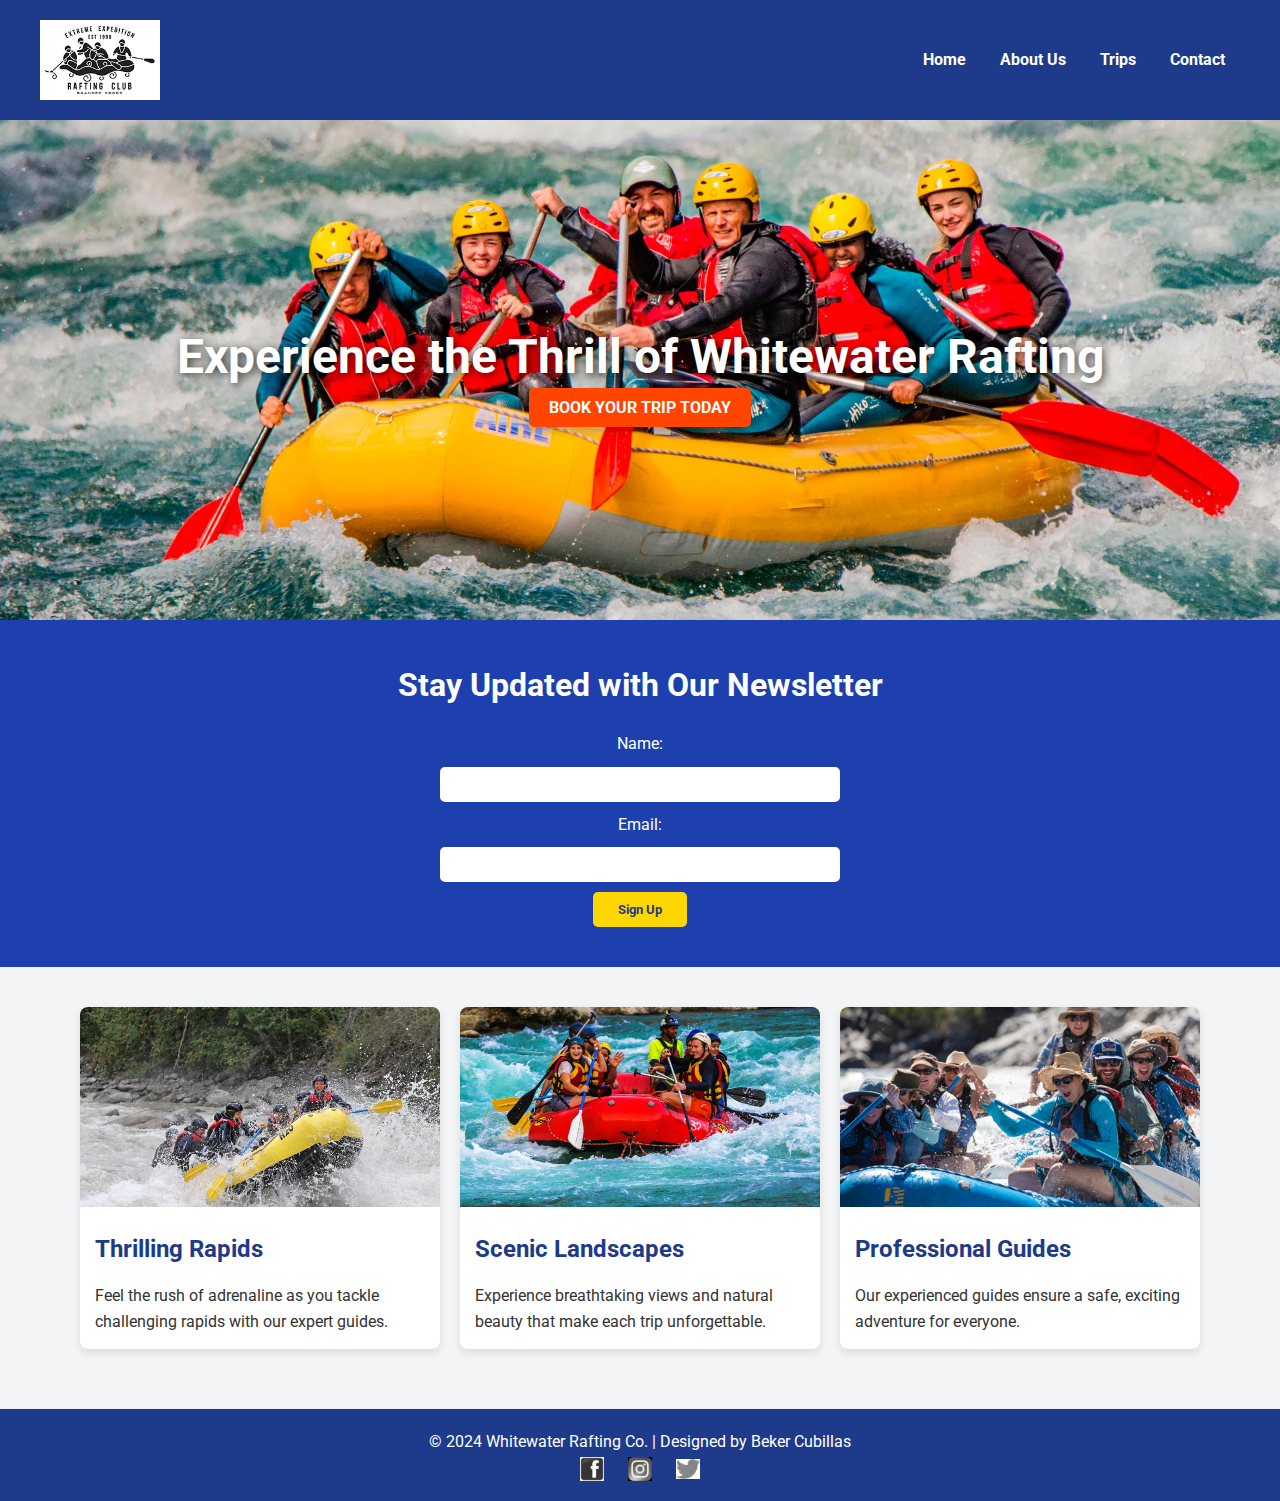
<file: index.html>
<!DOCTYPE html>
<html lang="Us">
<head>
    <meta charset="UTF-8">
    <meta name="viewport" content="width=device-width, initial-scale=1.0">
    <meta http-equiv="X-UA-Compatible" content="ie=edge">
    <title>Whitewater Rafting | Home</title>
    <!-- Google Fonts -->
    <link rel="preconnect" href="https://fonts.googleapis.com">
    <link rel="preconnect" href="https://fonts.gstatic.com" crossorigin>
    <link href="https://fonts.googleapis.com/css2?family=Roboto:wght@300;700&display=swap" rel="stylesheet">
    <!-- Link to CSS -->
    <link rel="stylesheet" href="rafting.css">
</head>

<body>
    <!-- Header Section -->
    <header>
        <div class="container">
            <img src="images/logo.png" alt="Whitewater Rafting Logo" id="logo">
            <nav>
                <a href="index.html">Home</a>
                <a href="https://beker05.github.io/wdd130/wwr/about.html">About Us</a>
                <a href="https://beker05.github.io/wdd130/wwr/trips.html">Trips</a>
                <a href="https://beker05.github.io/wdd130/wwr/contact.html">Contact</a>
            </nav>
        </div>
    </header>

    <!-- Hero Section with Full-Width Background Image -->
    <div class="hero">
        <h1>Experience the Thrill of Whitewater Rafting</h1>
        <p class="cta"><a href="https://beker05.github.io/wdd130/wwr/trips.html">Book Your Trip Today</a></p>
    </div>


    <!-- Main Content -->
    <main>
        <!-- Newsletter Signup Form -->
        <section class="newsletter">
            <h2>Stay Updated with Our Newsletter</h2>
            <form action="#" method="POST">
                <label for="name">Name:</label>
                <input type="text" id="name" name="name" required>
                <label for="email">Email:</label>
                <input type="email" id="email" name="email" required>
                <button type="submit">Sign Up</button>
            </form>
        </section>

        <!-- Purpose and Offerings Grid Section -->
        <section class="grid-layout">
            <div class="grid-item">
                <img src="images/rafting power.jpg" alt="Exciting Rapids">
                <h3>Thrilling Rapids</h3>
                <p>Feel the rush of adrenaline as you tackle challenging rapids with our expert guides.</p>
            </div>
            <div class="grid-item">
                <img src="images/rafting inicio.jpg" alt="Beautiful Landscapes">
                <h3>Scenic Landscapes</h3>
                <p>Experience breathtaking views and natural beauty that make each trip unforgettable.</p>
            </div>
            <div class="grid-item">
                <img src="images/rafting expert.jpg" alt="Guided Tours">
                <h3>Professional Guides</h3>
                <p>Our experienced guides ensure a safe, exciting adventure for everyone.</p>
            </div>
        </section>
    </main>

    <!-- Footer Section -->
    <footer>
        <p>&copy; 2024 Whitewater Rafting Co. | Designed by Beker Cubillas</p>
        <div class="social-media">
            <a href="#"><img src="images/facebook.jpeg" alt="Facebook"></a>
            <a href="#"><img src="images/instagram.jpeg" alt="Instagram"></a>
            <a href="#"><img src="images/twitter.jpeg" alt="Twitter"></a>
        </div>
    </footer>
</body>
</html>
</file>
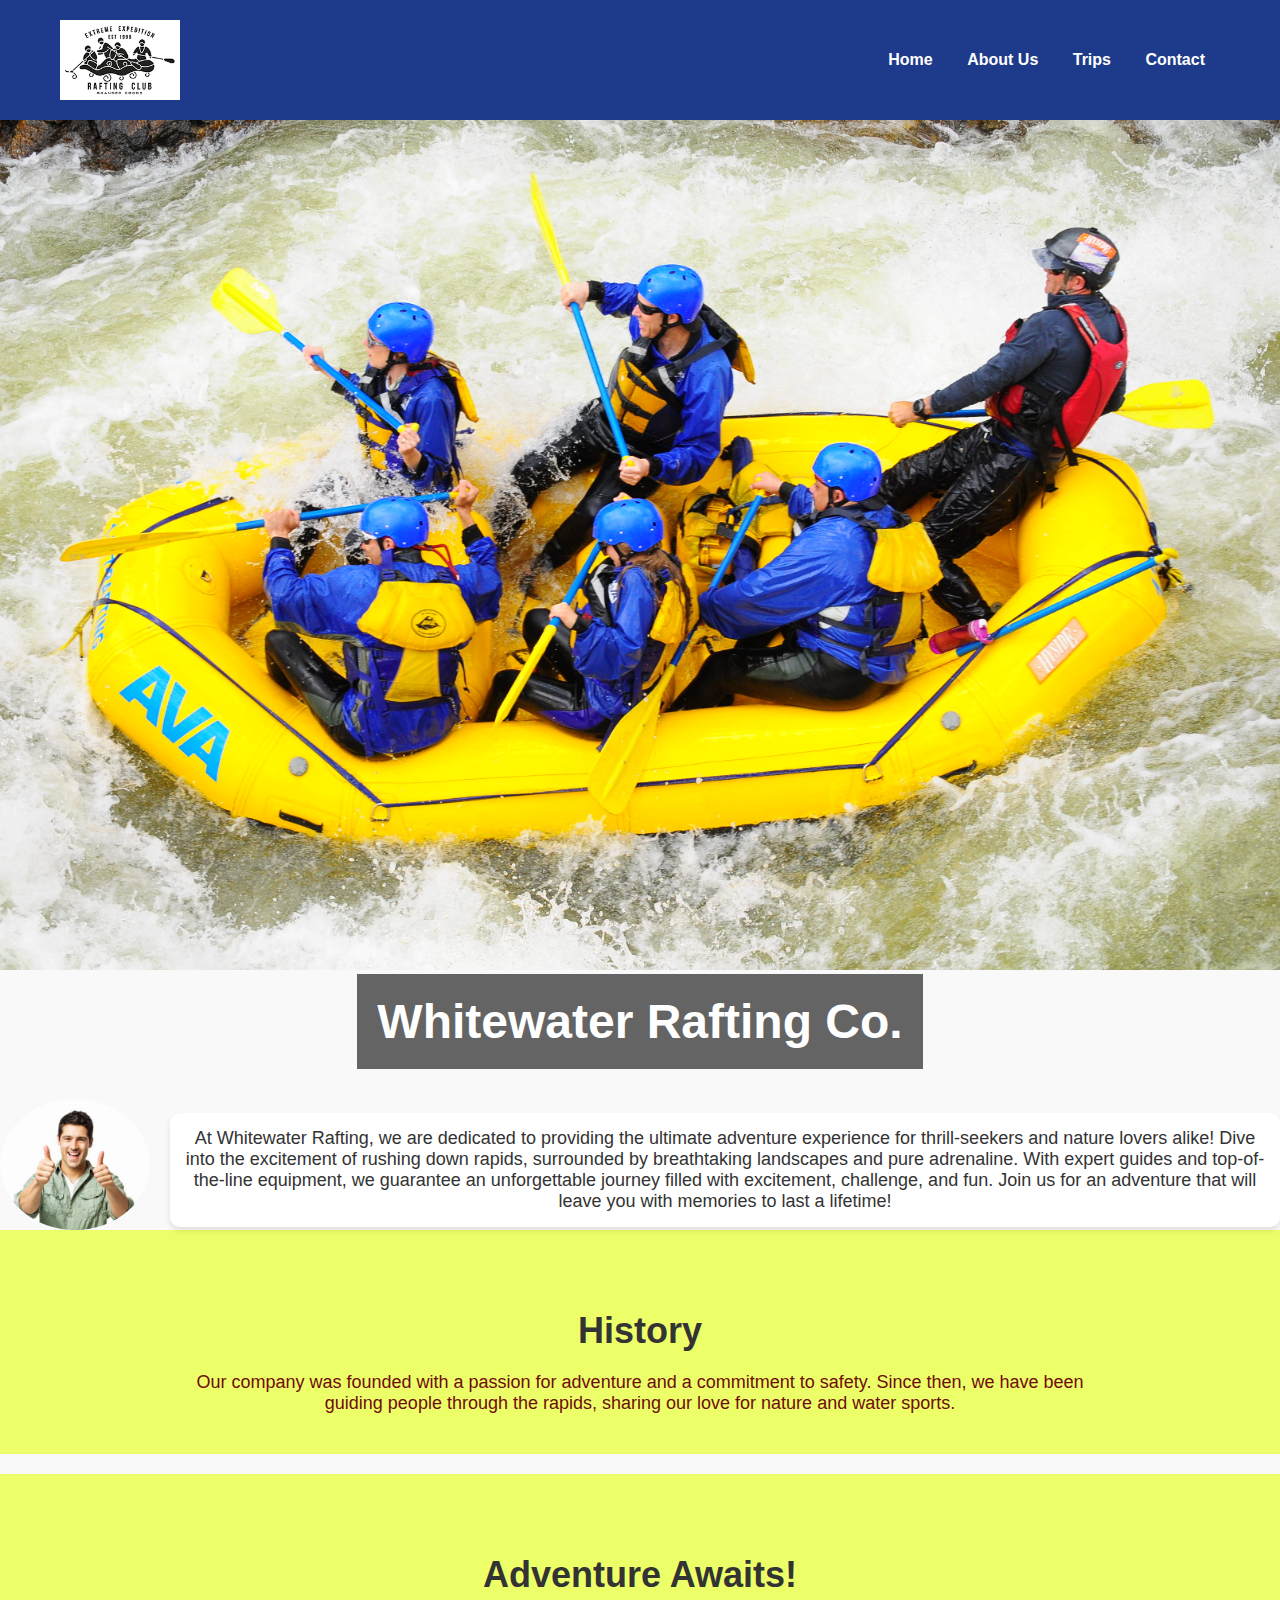
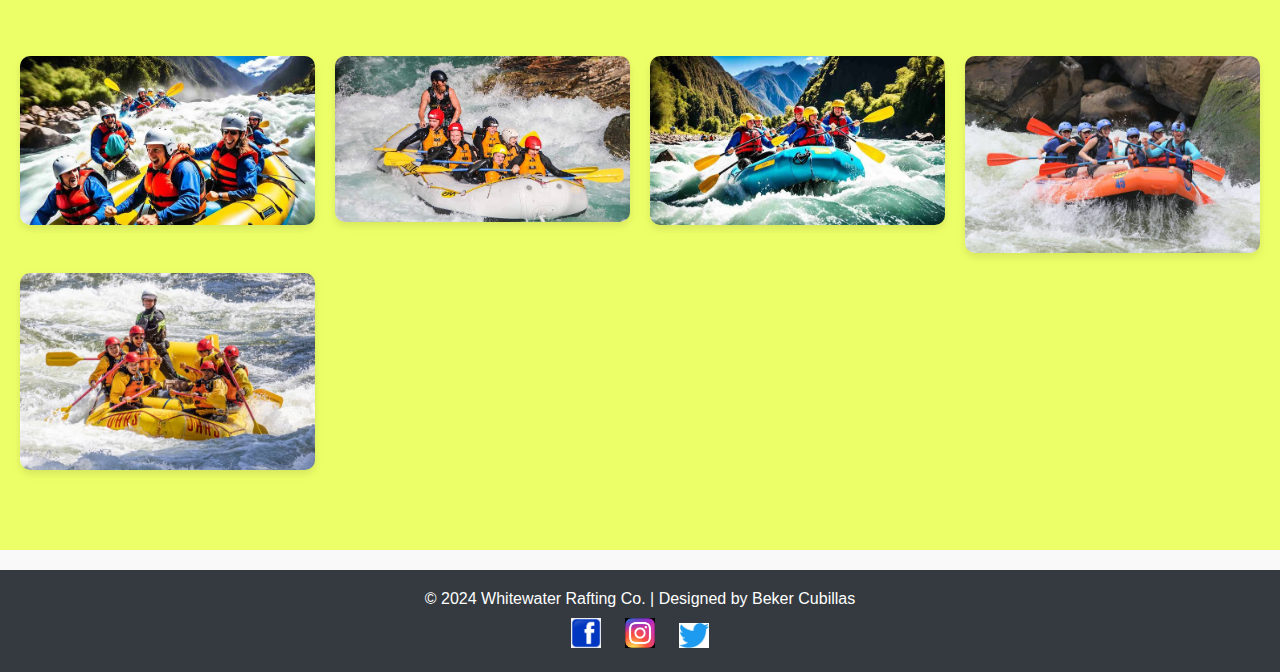
<file: wwr/about.html>
<!DOCTYPE html>
<html lang="us">

<head>
    <meta charset="UTF-8">
    <meta name="viewport" content="width=device-width, initial-scale=1.0">
    <meta http-equiv="X-UA-Compatible" content="ie=edge">
    <title>About Us | Whitewater Rafting</title>
    <!-- Google Fonts -->
    <link rel="preconnect" href="https://fonts.googleapis.com">
    <link rel="preconnect" href="https://fonts.gstatic.com" crossorigin>
    <link href="https://fonts.googleapis.com/css2?family=Afacad+Flux:wght@100..1000&display=swap" rel="stylesheet">
    <!-- Link to CSS -->
    <link rel="stylesheet" href="abc_styles.css"> <!-- Asegúrate de que la ruta al CSS sea correcta -->
</head>

<body>
    <!-- Header Section -->
    <header>
        <div class="container">
            <img src="images/logo.png" alt="Whitewater Rafting Logo" id="logo">
            <nav>
                <a href="https://beker05.github.io/wdd130/">Home</a>
                <a href="about.html">About Us</a>
                <a href="trips.html">Trips</a>
                <a href="contact.html">Contact</a>
            </nav>
        </div>
    </header>

    <!-- Main Content -->
    <main>
        <!-- Hero Section -->
        <div class="hero">
            <img src="images/whitewater rafting 2.jpg" alt="Whitewater Rafting Adventure">
            <h1>Whitewater Rafting Co.</h1>
            <article>
                <img src="images/happy.jpeg" alt="Happy Customer">
                <p>At Whitewater Rafting, we are dedicated to providing the ultimate adventure experience for thrill-seekers and nature lovers alike! Dive into the excitement of rushing down rapids, surrounded by breathtaking landscapes and pure adrenaline. With expert guides and top-of-the-line equipment, we guarantee an unforgettable journey filled with excitement, challenge, and fun. Join us for an adventure that will leave you with memories to last a lifetime!</p>
            </article>
        </div>

        <!-- History Section -->
        <section class="history-section"> <!-- Añade la clase aquí -->
            <h2>History</h2>
            <p>Our company was founded with a passion for adventure and a commitment to safety. Since then, we have been guiding people through the rapids, sharing our love for nature and water sports.</p>
        </section>

        <!-- Adventure Awaits Section -->
        <section>
            <h2>Adventure Awaits!</h2>
            <div class="adventure-images">
                <img src="images/rafting1.jpeg" alt="Rafting Image 1">
                <img src="images/rafting2.jpeg" alt="Rafting Image 2">
                <img src="images/rafting3.jpeg" alt="Rafting Image 3">
                <img src="images/rafting4.jpeg" alt="Rafting Image 4">
                <img src="images/rafting5.jpeg" alt="Rafting Image 5">
            </div>
        </section>
    </main>

    <!-- Footer Section -->
    <footer>
        <p>&copy; 2024 Whitewater Rafting Co. | Designed by Beker Cubillas</p>
        <div class="social-media">
            <a href="#"><img src="images/facebook.jpeg" alt="Facebook"></a>
            <a href="#"><img src="images/instagram.jpeg" alt="Instagram"></a>
            <a href="#"><img src="images/twitter.jpeg" alt="Twitter"></a>
        </div>
    </footer>
</body>

</html>
</file>
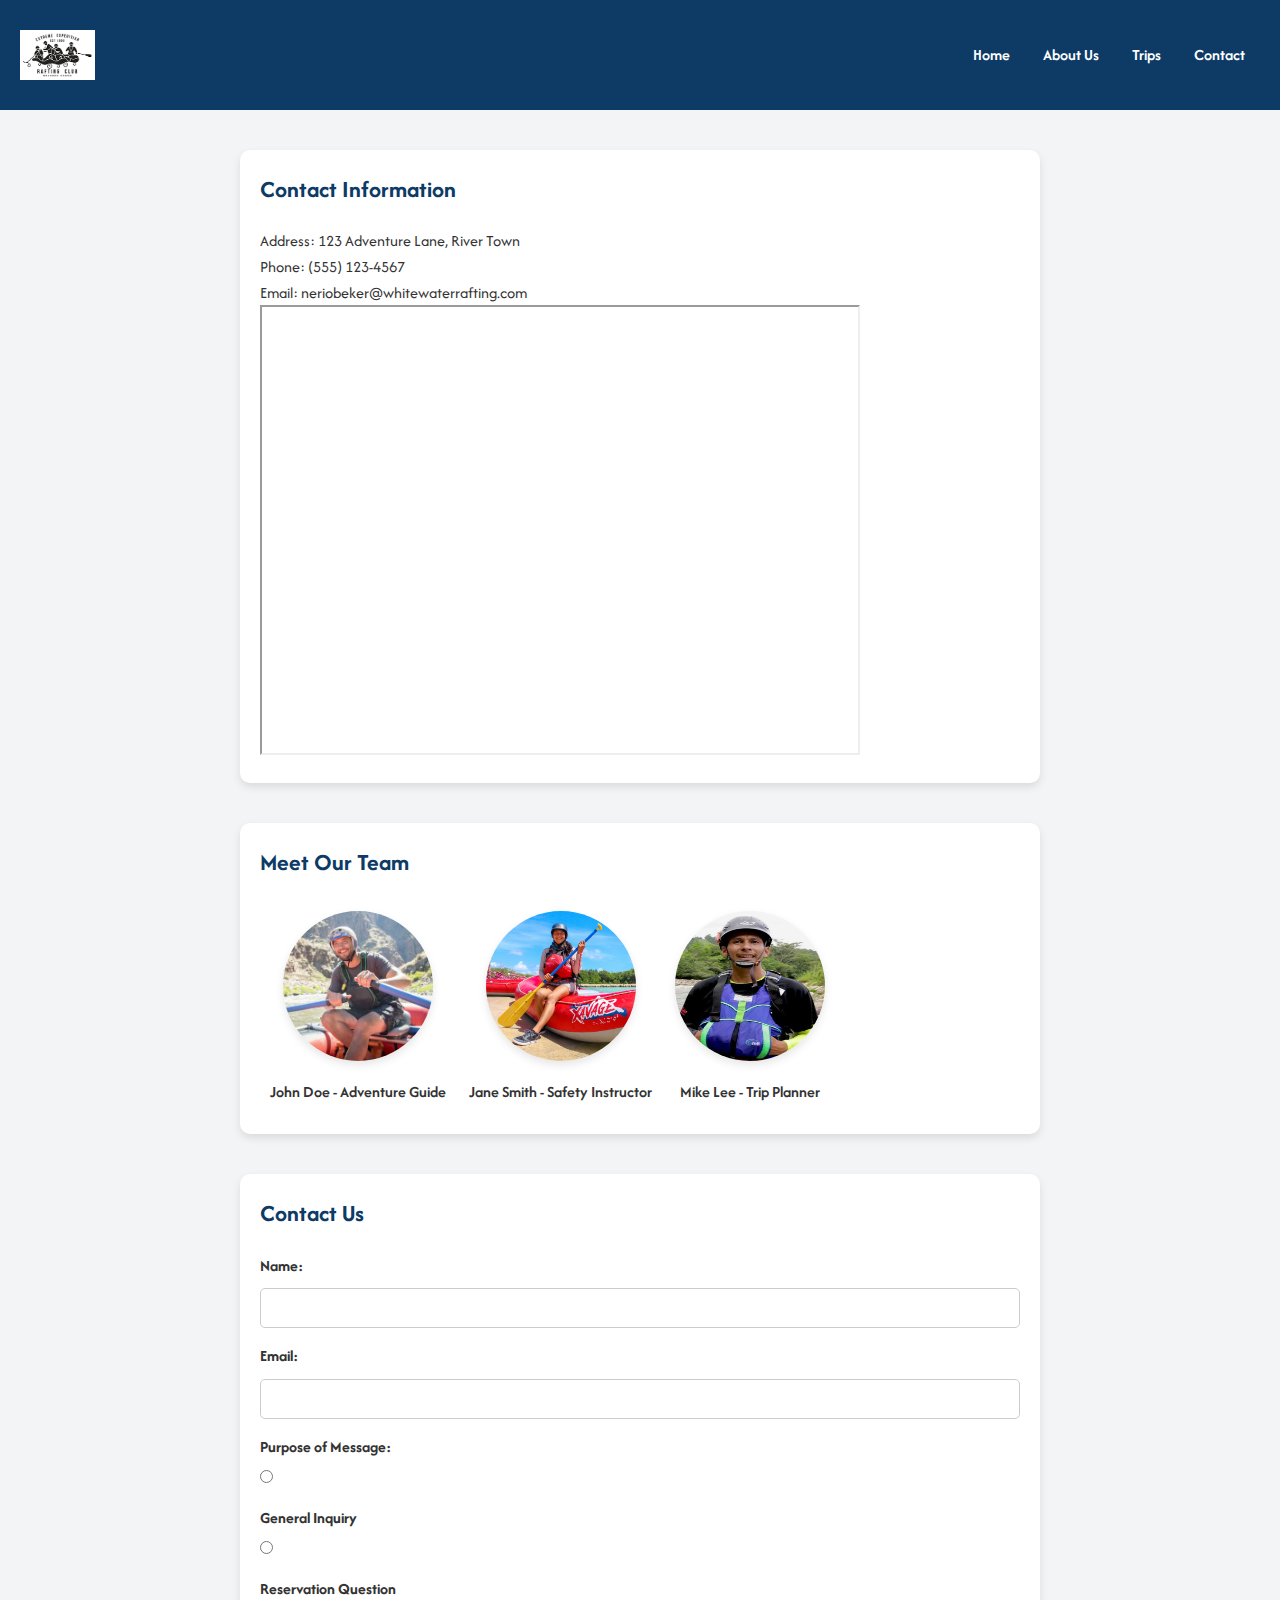
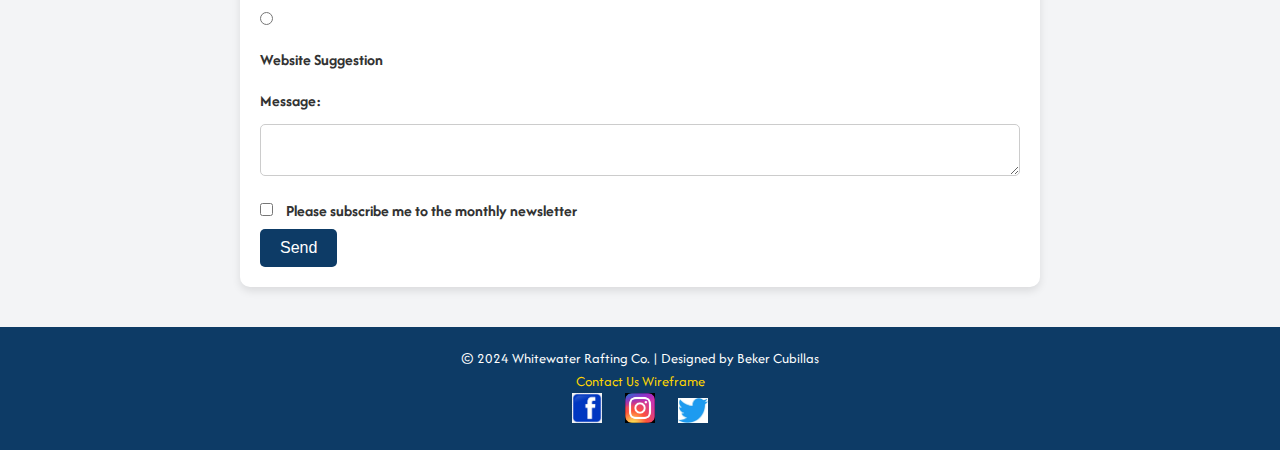
<file: wwr/contact.html>
<!DOCTYPE html>
<html lang="Us">

<head>
    <meta charset="UTF-8">
    <meta name="viewport" content="width=device-width, initial-scale=1.0">
    <meta http-equiv="X-UA-Compatible" content="ie=edge">
    <title>Contact Us | Whitewater Rafting</title>
    <meta name="description" content="Get in touch with Whitewater Rafting Co. for inquiries, reservations, or to learn more about our services and adventures.">
    <!-- Google Fonts -->
    <link rel="preconnect" href="https://fonts.googleapis.com">
    <link rel="preconnect" href="https://fonts.gstatic.com" crossorigin>
    <link href="https://fonts.googleapis.com/css2?family=Afacad+Flux:wght@100..1000&display=swap" rel="stylesheet">
    <!-- Link to CSS -->
    <link rel="stylesheet" href="styles.css">
</head>

<body>
    <!-- Header Section -->
    <header>
        <div class="container">
            <img src="images/logo.png" alt="Whitewater Rafting Logo" id="logo">
            <nav>
                <a href="https://beker05.github.io/wdd130/">Home</a>
                <a href="about.html">About Us</a>
                <a href="trips.html">Trips</a>
                <a href="contact.html">Contact</a>
            </nav>
        </div>
    </header>

    <!-- Main Content -->
    <main>
        <!-- Contact Information Section -->
        <section class="company-info">
            <h2>Contact Information</h2>
            <p>Address: 123 Adventure Lane, River Town</p>
            <p>Phone: (555) 123-4567</p>
            <p>Email: neriobeker@whitewaterrafting.com</p>
            <!-- Google Map Embed -->
            <iframe src="https://www.google.com/maps/embed?..." width="600" height="450" allowfullscreen loading="lazy" referrerpolicy="no-referrer-when-downgrade"></iframe>
        </section>

        <!-- Employee Profiles Section -->
        <section class="employee-profiles">
            <h2>Meet Our Team</h2>
            <div class="employee">
                <img src="images/rafting guide.png" alt="John Doe - Adventure Guide">
                <figcaption>John Doe - Adventure Guide</figcaption>
            </div>
            <div class="employee">
                <img src="images/Safety Instructor.jpg" alt="Jane Smith - Safety Instructor">
                <figcaption>Jane Smith - Safety Instructor</figcaption>
            </div>
            <div class="employee">
                <img src="images/Trip Planner.png" alt="Mike Lee - Trip Planner">
                <figcaption>Mike Lee - Trip Planner</figcaption>
            </div>
        </section>

        <!-- Contact Form Section -->
        <section class="contact-form">
            <h2>Contact Us</h2>
            <form action="#" method="post">
                <label for="name">Name:</label>
                <input type="text" id="name" name="name" required>

                <label for="email">Email:</label>
                <input type="email" id="email" name="email" required>

                <label>Purpose of Message:</label>
                <input type="radio" id="general" name="purpose" value="general">
                <label for="general">General Inquiry</label>
                <input type="radio" id="reservation" name="purpose" value="reservation">
                <label for="reservation">Reservation Question</label>
                <input type="radio" id="suggestion" name="purpose" value="suggestion">
                <label for="suggestion">Website Suggestion</label>

                <label for="message">Message:</label>
                <textarea id="message" name="message" required></textarea>

                <label for="subscribe">
                    <input type="checkbox" id="subscribe" name="subscribe">
                    Please subscribe me to the monthly newsletter
                </label>

                <button type="submit">Send</button>
            </form>
        </section>
    </main>

    <!-- Footer Section -->
    <footer>
        <p>&copy; 2024 Whitewater Rafting Co. | Designed by Beker Cubillas</p>
        <a href="link-to-wireframe-image.jpg" target="_blank">Contact Us Wireframe</a>
        <div class="social-media">
            <a href="#"><img src="images/facebook.jpeg" alt="Facebook"></a>
            <a href="#"><img src="images/instagram.jpeg" alt="Instagram"></a>
            <a href="#"><img src="images/twitter.jpeg" alt="Twitter"></a>
        </div>
    </footer>
</body>

</html>
</file>
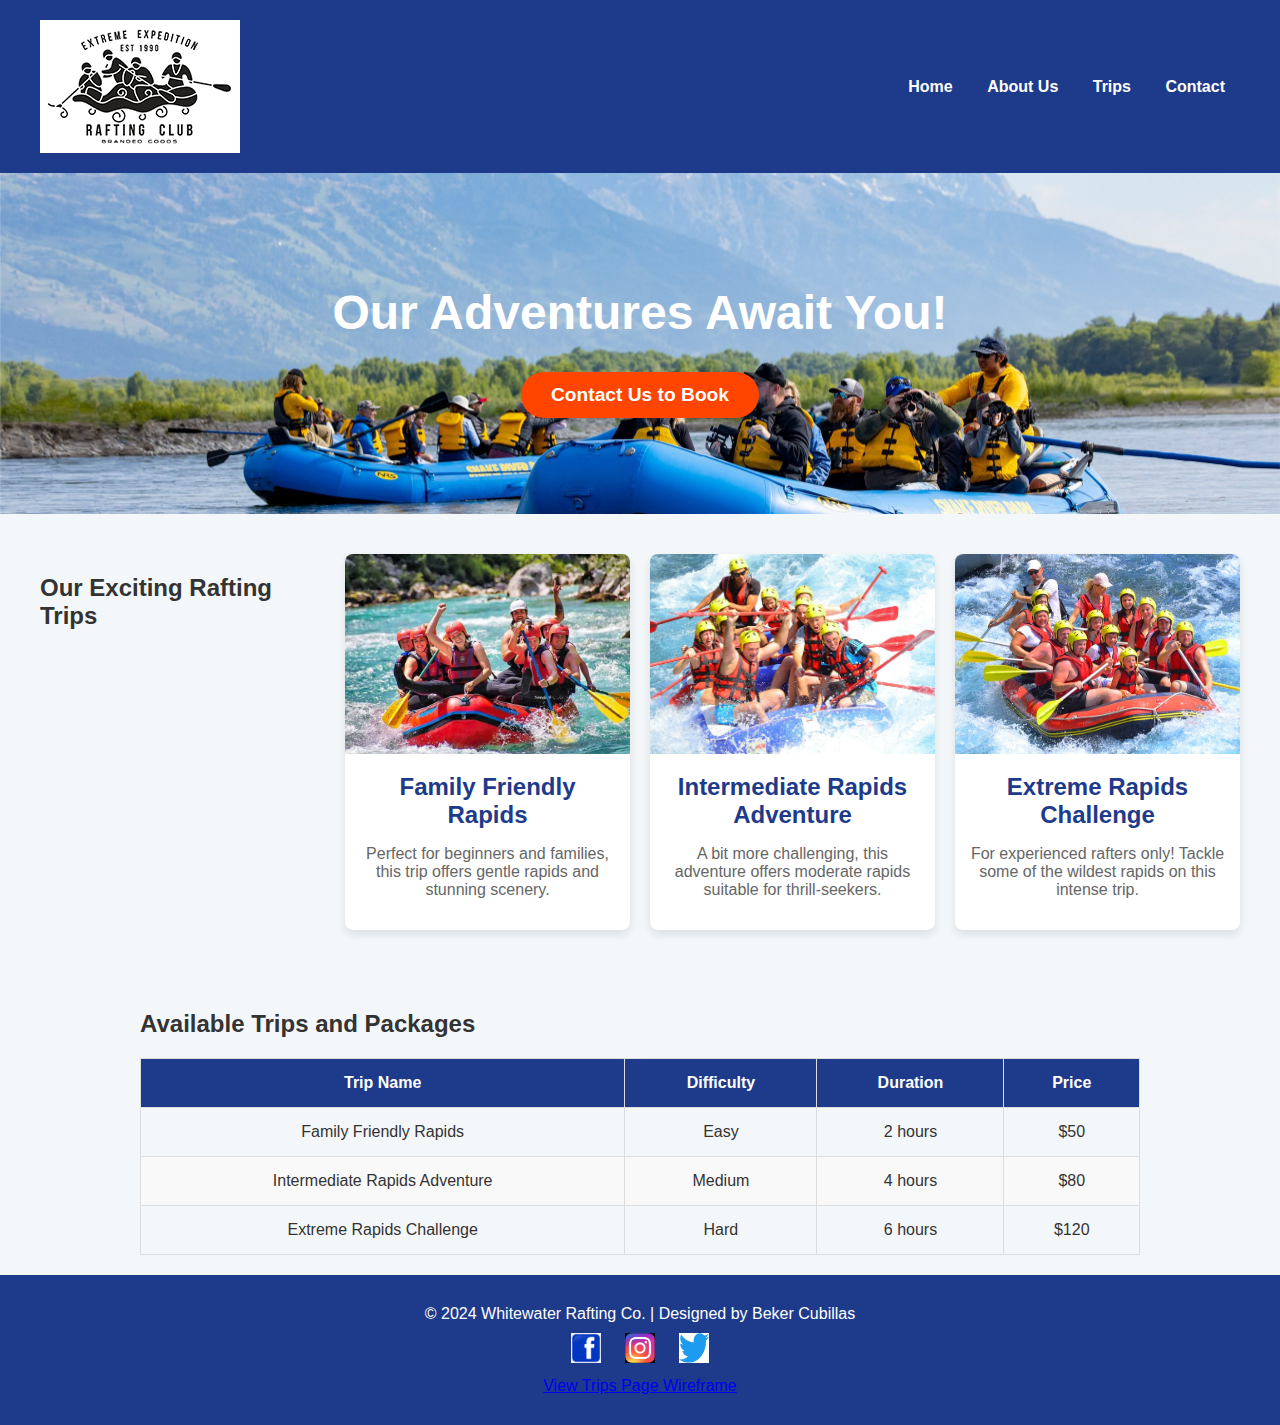
<file: wwr/trips.html>
<!DOCTYPE html>
<html lang="en">
<head>
    <meta charset="UTF-8">
    <meta name="viewport" content="width=device-width, initial-scale=1.0">
    <meta name="description" content="Explore exciting whitewater rafting trips and adventures tailored for thrill-seekers.">
    <title>Trips & Adventures | Whitewater Rafting</title>
    <link rel="stylesheet" href="stylesTrips.css">
</head>
<body>
    <!-- Header Section -->
    <header>
        <div class="container">
            <img src="images/logo.png" alt="Whitewater Rafting Logo" id="logo">
            <nav>
                <a href="https://beker05.github.io/wdd130/">Home</a>
                <a href="about.html">About Us</a>
                <a href="trips.html" class="active">Trips</a>
                <a href="contact.html">Contact</a>
            </nav>
        </div>
    </header>

    <!-- Main Content -->
    <main>
        <!-- Hero Section -->
        <div class="hero">
            <h1>Our Adventures Await You!</h1>
            <p class="cta"><a href="contact.html">Contact Us to Book</a></p>
        </div>

        <!-- Trip Descriptions Section -->
        <section class="trip-descriptions">
            <h2>Our Exciting Rafting Trips</h2>

            <div class="trip">
                <img src="images/rafting trip 1.webp" alt="Family Friendly Rapids">
                <h3>Family Friendly Rapids</h3>
                <p>Perfect for beginners and families, this trip offers gentle rapids and stunning scenery.</p>
            </div>

            <div class="trip">
                <img src="images/rafting trip 2.jpg" alt="Intermediate Rapids Adventure">
                <h3>Intermediate Rapids Adventure</h3>
                <p>A bit more challenging, this adventure offers moderate rapids suitable for thrill-seekers.</p>
            </div>

            <div class="trip">
                <img src="images/rafting trip 3.jpg" alt="Extreme Rapids Challenge">
                <h3>Extreme Rapids Challenge</h3>
                <p>For experienced rafters only! Tackle some of the wildest rapids on this intense trip.</p>
            </div>
        </section>

        <!-- Trips Table -->
        <section class="trips-table">
            <h2>Available Trips and Packages</h2>
            <table>
                <thead>
                    <tr>
                        <th>Trip Name</th>
                        <th>Difficulty</th>
                        <th>Duration</th>
                        <th>Price</th>
                    </tr>
                </thead>
                <tbody>
                    <tr>
                        <td>Family Friendly Rapids</td>
                        <td>Easy</td>
                        <td>2 hours</td>
                        <td>$50</td>
                    </tr>
                    <tr>
                        <td>Intermediate Rapids Adventure</td>
                        <td>Medium</td>
                        <td>4 hours</td>
                        <td>$80</td>
                    </tr>
                    <tr>
                        <td>Extreme Rapids Challenge</td>
                        <td>Hard</td>
                        <td>6 hours</td>
                        <td>$120</td>
                    </tr>
                </tbody>
            </table>
        </section>
    </main>

    <!-- Footer Section with Wireframe Link -->
    <footer>
        <p>&copy; 2024 Whitewater Rafting Co. | Designed by Beker Cubillas</p>
        <div class="social-media">
            <a href="#"><img src="images/facebook.jpeg" alt="Facebook"></a>
            <a href="#"><img src="images/instagram.jpeg" alt="Instagram"></a>
            <a href="#"><img src="images/twitter.jpeg" alt="Twitter"></a>
        </div>
        <p><a href="images/wireframe-trips.png">View Trips Page Wireframe</a></p>
    </footer>
</body>
</html>
</file>
<file: rafting.css>
/* General Styles */
* {
    margin: 0;
    padding: 0;
    box-sizing: border-box;
    font-family: 'Roboto', sans-serif;
}

body {
    color: #333;
    line-height: 1.6;
    background-color: #f3f4f6;
}

/* Header Styles */
header {
    background-color: #1e3a8a; /* Dark Blue */
    color: #fff;
    padding: 20px 0;
}

header .container {
    display: flex;
    justify-content: space-between;
    align-items: center;
    max-width: 1200px;
    margin: auto;
}

header img#logo {
    width: 120px;
}

header nav a {
    color: #fff;
    margin: 0 15px;
    text-decoration: none;
    font-weight: 700;
    transition: color 0.3s ease;
}

header nav a:hover {
    color: #ffd700; /* Gold */
}

/* Hero Section */
.hero {
    position: relative;
    background: url('images/raf.webp ') no-repeat center center/cover;
    height: 500px;
    color: #fff;
    display: flex;
    flex-direction: column;
    justify-content: center;
    align-items: center;
    text-align: center;
}

.hero h1 {
    font-size: 3rem;
    font-weight: 700;
    text-shadow: 2px 2px 8px rgba(0, 0, 0, 0.7);
}

.hero .cta a {
    background-color: #ff4500; /* Vibrant Orange */
    color: #fff;
    padding: 10px 20px;
    text-transform: uppercase;
    font-weight: bold;
    border-radius: 5px;
    text-decoration: none;
    margin-top: 15px;
    box-shadow: 0 4px 10px rgba(0, 0, 0, 0.2);
    transition: background-color 0.3s ease;
}

.hero .cta a:hover {
    background-color: #ff6347; /* Lighter Orange */
}

/* Newsletter Section */
.newsletter {
    background-color: #1e40af; /* Slightly lighter blue */
    padding: 40px;
    text-align: center;
    color: #fff;
}

.newsletter h2 {
    font-size: 2rem;
    margin-bottom: 20px;
}

.newsletter form {
    display: flex;
    flex-direction: column;
    align-items: center;
}

.newsletter input[type="text"],
.newsletter input[type="email"] {
    width: 80%;
    max-width: 400px;
    padding: 10px;
    margin: 10px 0;
    border: none;
    border-radius: 5px;
}

.newsletter button {
    background-color: #ffd700; /* Gold */
    color: #1e3a8a;
    padding: 10px 25px;
    border: none;
    border-radius: 5px;
    font-weight: bold;
    cursor: pointer;
    transition: background-color 0.3s ease;
}

.newsletter button:hover {
    background-color: #ffc107;
}

/* Grid Layout */
.grid-layout {
    display: grid;
    grid-template-columns: repeat(auto-fit, minmax(280px, 1fr));
    gap: 20px;
    padding: 40px;
    max-width: 1200px;
    margin: auto;
}

.grid-item {
    background-color: #fff;
    border-radius: 8px;
    box-shadow: 0 4px 8px rgba(0, 0, 0, 0.1);
    overflow: hidden;
    transition: transform 0.3s ease;
}

.grid-item img {
    width: 100%;
    height: 200px;
    object-fit: cover;
}

.grid-item h3 {
    font-size: 1.5rem;
    color: #1e3a8a;
    margin: 15px;
}

.grid-item p {
    margin: 15px;
}

.grid-item:hover {
    transform: translateY(-10px);
    box-shadow: 0 8px 16px rgba(0, 0, 0, 0.2);
}

/* Footer Styles */
footer {
    background-color: #1e3a8a;
    color: #fff;
    text-align: center;
    padding: 20px;
    margin-top: 20px;
}

footer .social-media a {
    margin: 0 10px;
}

footer img {
    width: 24px;
    vertical-align: middle;
    filter: grayscale(100%);
    transition: filter 0.3s ease;
}

footer img:hover {
    filter: grayscale(0%);
}
</file>
<file: wwr/abc_styles.css>
/* General Styles */
* {
    margin: 0;
    padding: 0;
    box-sizing: border-box;
}

body {
    font-family: 'Arial', sans-serif;
    color: #333;
    background-color: #f9f9f9;
}

a {
    text-decoration: none;
    color: #007BFF;
}

a:hover {
    color: #0056b3;
}

.container {
    max-width: 1200px;
    margin: 0 auto;
    padding: 0 20px;
}

/* Header Section */
header {
    background-color: #1e3a8a; /* Dark Blue */
    color: #fff;
    padding: 20px 0;
}

header .container {
    display: flex;
    justify-content: space-between;
    align-items: center;
    max-width: 1200px;
    margin: auto;
}

header img#logo {
    width: 120px;
}

header nav a {
    color: #fff;
    margin: 0 15px;
    text-decoration: none;
    font-weight: 700;
    transition: color 0.3s ease;
}

header nav a:hover {
    color: #ffd700; /* Gold */
}

/* Responsive Styles */
@media (max-width: 768px) {
    header {
        flex-direction: column;
        align-items: flex-start;
    }

    nav {
        margin-top: 10px;
        flex-direction: column; 
        align-items: flex-start; 
    }

    nav a {
        margin: 5px 0; 
    }
}

/* Hero Section */
.hero {
    position: relative;
    text-align: center;
    color: white;
}

.hero img {
    width: 100%;
    height: auto;
}

.hero h1 {
    font-size: 48px;
    margin-top: 0;
    padding: 20px;
    background-color: rgba(0, 0, 0, 0.6); 
    display: inline-block;
}

.hero p {
    font-size: 18px;
    background-color: rgba(0, 0, 0, 0.6); 
    padding: 10px;
    display: inline-block;
    margin-top: 10px;
}

/* Article Section */
.hero article {
    display: flex;
    justify-content: center;
    align-items: center;
    margin-top: 30px;
}

.hero article img {
    width: 150px;
    border-radius: 50%;
    margin-right: 20px;
}

.hero article p {
    color: #333;
    font-size: 18px;
    background-color: #fff;
    padding: 15px;
    border-radius: 10px;
    box-shadow: 0 4px 6px rgba(0, 0, 0, 0.1);
}

/* Section Titles */
h2 {
    font-size: 36px;
    text-align: center;
    margin: 40px 0 20px;
    color: #333;
}

/* History Section */
section {
    padding: 40px 20px;
    background-color: #edff68;
    margin-bottom: 20px;
    text-align: center;
}

section p {
    font-size: 18px;
    color: #6f0c0c;
    max-width: 900px;
    margin: 0 auto;
}

/* Adventure Section */
.adventure-images {
    display: grid;
    grid-template-columns: repeat(auto-fit, minmax(250px, 1fr));
    gap: 20px;
    padding: 40px 0;
}

.adventure-images img {
    width: 100%;
    height: auto;
    border-radius: 10px;
    box-shadow: 0 4px 8px rgba(0, 0, 0, 0.1);
    transition: transform 0.3s ease;
}

.adventure-images img:hover {
    transform: scale(1.05);
}

/* Footer */
footer {
    background-color: #343a40;
    color: #fff;
    padding: 20px 0;
    text-align: center;
}

footer p {
    margin-bottom: 10px;
}

footer .social-media a {
    margin: 0 10px;
    display: inline-block;
}

footer .social-media img {
    width: 30px;
    height: auto;
    transition: opacity 0.3s ease;
}

footer .social-media img:hover {
    opacity: 0.7;
}
</file>
<file: wwr/styles.css>
* {
    margin: 0;
    padding: 0;
    box-sizing: border-box;
}


body {
    font-family: 'Afacad Flux', sans-serif;
    background-color: #f3f4f6;
    color: #333;
    line-height: 1.6;
}


.container {
    display: flex;
    align-items: center;
    justify-content: space-between;
    padding: 20px;
}

/* Header */
header {
    background-color: #0d3b66;
    color: #fff;
    padding: 10px 0;
}

header nav a {
    color: #fff;
    text-decoration: none;
    margin: 0 15px;
    font-weight: 600;
    transition: color 0.3s ease;
}

header nav a:hover {
    color: #ffd700;
}

#logo {
    height: 50px;
    transition: transform 0.2s ease-in-out;
}

#logo:hover {
    transform: scale(1.1);
}

/* Hero Section */
.hero {
    text-align: center;
    padding: 50px 20px;
    background-image: url('../images/whitewater rafting 2.jpg');
    background-size: cover;
    background-position: center;
    color: #fff;
}

.hero h1 {
    font-size: 2.5em;
    margin-bottom: 20px;
    text-shadow: 2px 2px 10px rgba(0, 0, 0, 0.5);
}

.hero article {
    max-width: 600px;
    margin: auto;
    background: rgba(255, 255, 255, 0.9);
    padding: 20px;
    border-radius: 10px;
}

/* Company Info */
.company-info, .employee-profiles, .contact-form {
    max-width: 800px;
    margin: 40px auto;
    padding: 20px;
    background: #fff;
    border-radius: 10px;
    box-shadow: 0px 4px 8px rgba(0, 0, 0, 0.1);
}

.company-info h2, .employee-profiles h2, .contact-form h2 {
    color: #0d3b66;
    margin-bottom: 20px;
}

/* Employee Profiles */
.employee {
    display: inline-block;
    text-align: center;
    margin: 10px;
}

.employee img {
    width: 150px;
    height: 150px;
    border-radius: 50%;
    box-shadow: 0px 4px 8px rgba(0, 0, 0, 0.1);
    transition: transform 0.3s ease;
}

.employee img:hover {
    transform: scale(1.05);
}

.employee figcaption {
    margin-top: 10px;
    font-weight: 600;
    color: #333;
}

/* Contact Form */
.contact-form label {
    display: block;
    font-weight: bold;
    margin: 15px 0 5px;
}

.contact-form input[type="text"],
.contact-form input[type="email"],
.contact-form textarea {
    width: 100%;
    padding: 10px;
    margin-top: 5px;
    border-radius: 5px;
    border: 1px solid #ccc;
    font-size: 1em;
}

.contact-form input[type="radio"] {
    margin-right: 5px;
}

.contact-form input[type="checkbox"] {
    margin-right: 10px;
}

.contact-form button[type="submit"] {
    background-color: #0d3b66;
    color: #fff;
    padding: 10px 20px;
    border: none;
    border-radius: 5px;
    cursor: pointer;
    font-size: 1em;
    transition: background-color 0.3s ease;
}

.contact-form button[type="submit"]:hover {
    background-color: #ffd700;
    color: #333;
}

/* Footer */
footer {
    background-color: #0d3b66;
    color: #fff;
    padding: 20px;
    text-align: center;
    font-size: 0.9em;
}

footer a {
    color: #ffd700;
    text-decoration: none;
}

footer .social-media img {
    width: 30px;
    margin: 0 10px;
    transition: transform 0.2s ease;
}

footer .social-media img:hover {
    transform: scale(1.2);
}
</file>
<file: wwr/stylesTrips.css>
/* General Styling */
body {
    font-family: Arial, sans-serif;
    margin: 0;
    background-color: #f4f7f9;
    color: #333;
}

/* Header Styling */
header {
    background-color: #1e3a8a;
    color: #fff;
    padding: 20px 0;
}

header .container {
    display: flex;
    align-items: center;
    justify-content: space-between;
    max-width: 1200px;
    margin: auto;
    padding: 0 20px;
}

header nav a {
    color: #fff;
    text-decoration: none;
    margin: 0 15px;
    font-weight: bold;
    transition: color 0.3s;
}

header nav a:hover {
    color: #ffdf00;
}

/* Hero Section */
.hero {
    position: relative;
    text-align: center;
    color: #fff;
    background-image: url('images/rafting\ trip\ inicio.jpg'); 
    background-size: cover;
    background-position: center;
    padding: 80px 20px;
}

.hero h1 {
    font-size: 3rem;
    font-weight: bold;
}

.hero .cta a {
    display: inline-block;
    padding: 12px 30px;
    background-color: #ff4500;
    color: #fff;
    border-radius: 25px;
    font-size: 1.2rem;
    text-decoration: none;
    font-weight: bold;
    transition: background-color 0.3s;
}

.hero .cta a:hover {
    background-color: #ff6f3c;
}

/* Trip Descriptions Section */
.trip-descriptions {
    display: grid;
    grid-template-columns: repeat(auto-fit, minmax(250px, 1fr));
    gap: 20px;
    padding: 40px 20px;
    max-width: 1200px;
    margin: auto;
}

.trip {
    background-color: #fff;
    border-radius: 8px;
    box-shadow: 0 4px 8px rgba(0, 0, 0, 0.1);
    overflow: hidden;
    transition: transform 0.3s ease;
    text-align: center;
}

.trip img {
    width: 100%;
    height: 200px;
    object-fit: cover;
}

.trip h3 {
    font-size: 1.5rem;
    color: #1e3a8a;
    margin: 15px;
}

.trip p {
    padding: 0 15px 15px;
    color: #666;
}

.trip:hover {
    transform: translateY(-10px);
    box-shadow: 0 8px 16px rgba(0, 0, 0, 0.2);
}

/* Trips Table */
.trips-table {
    padding: 20px;
    max-width: 1000px;
    margin: auto;
}

.trips-table table {
    width: 100%;
    border-collapse: collapse;
    margin-top: 20px;
}

.trips-table th,
.trips-table td {
    padding: 15px;
    border: 1px solid #ddd;
    text-align: center;
}

.trips-table th {
    background-color: #1e3a8a;
    color: #fff;
    font-weight: bold;
}

.trips-table tr:nth-child(even) {
    background-color: #f9f9f9;
}

.trips-table td {
    font-size: 1rem;
}

/* Footer Styling */
footer {
    background-color: #1e3a8a;
    color: #fff;
    text-align: center;
    padding: 20px 0;
}

footer .social-media a img {
    width: 30px;
    height: 30px;
    margin: 0 10px;
    transition: transform 0.3s;
}

footer .social-media a img:hover {
    transform: scale(1.2);
}

footer p {
    margin: 10px 0;
}
</file>
